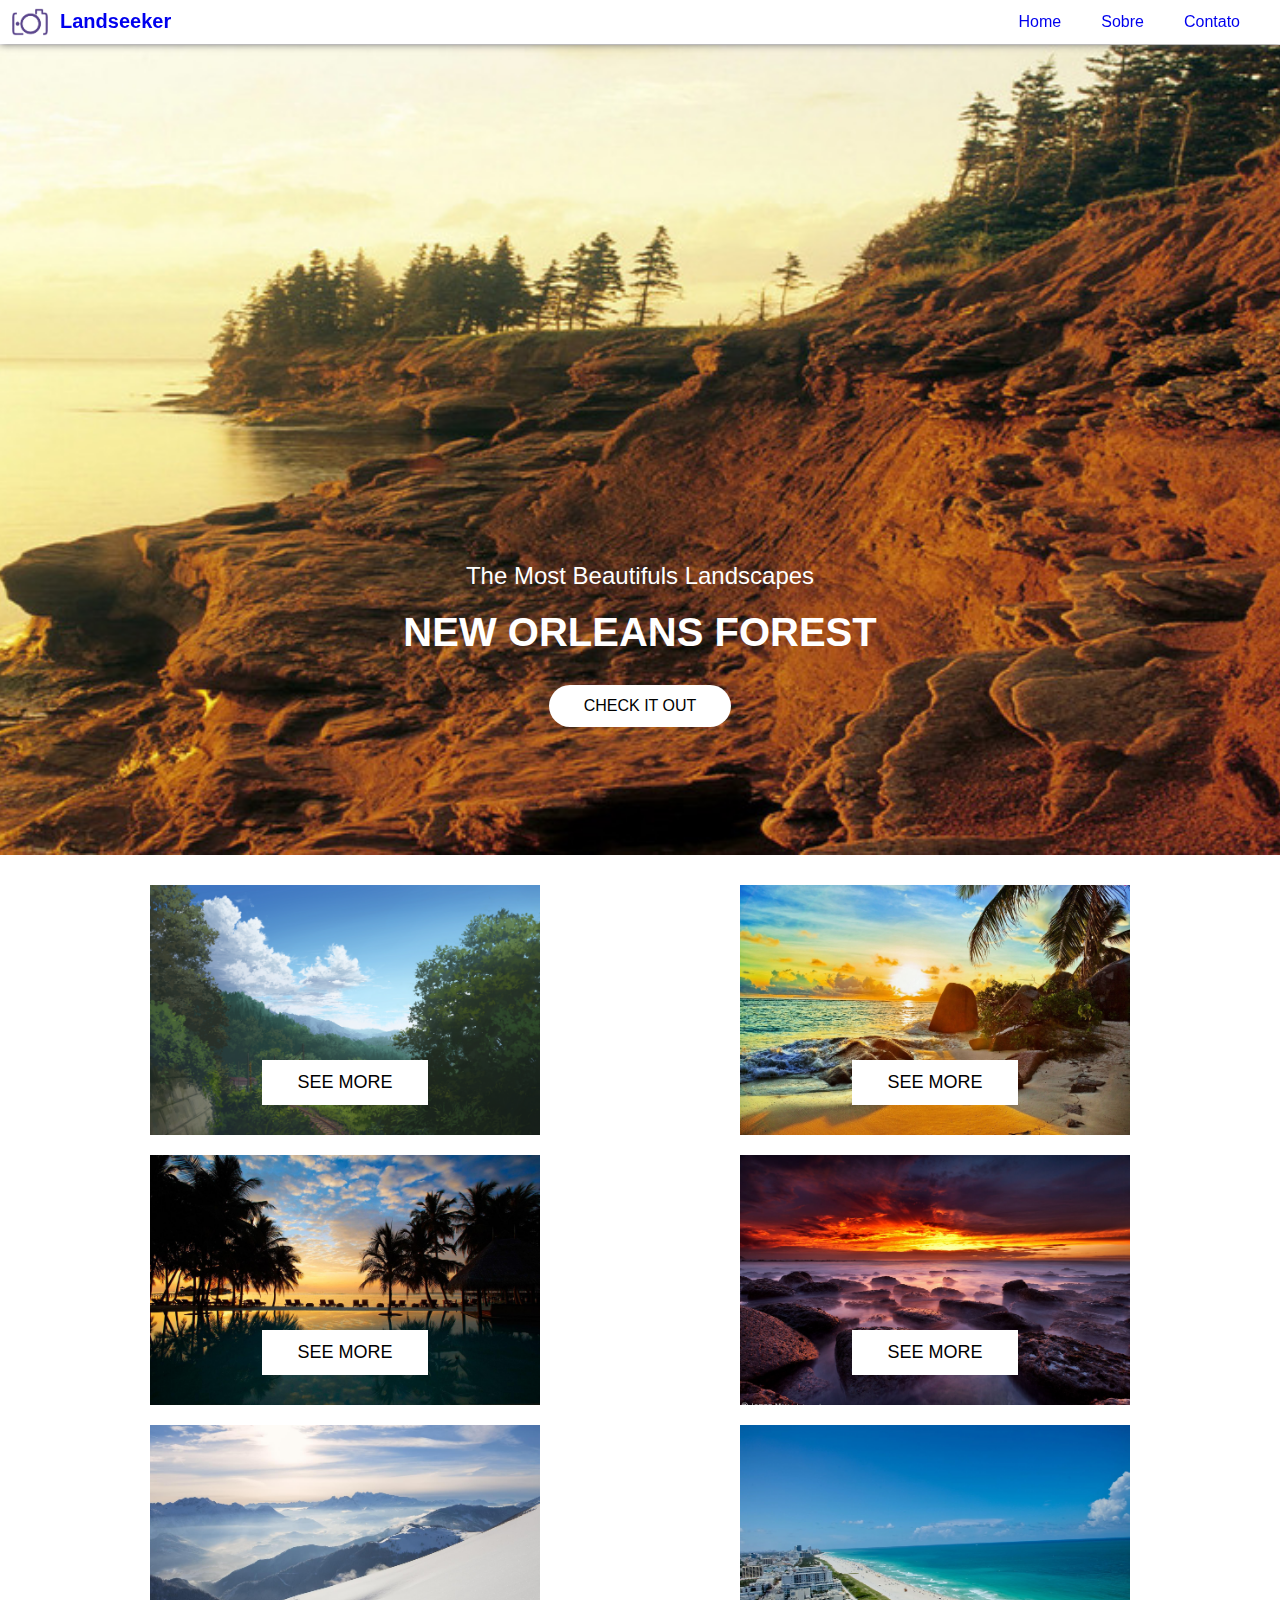
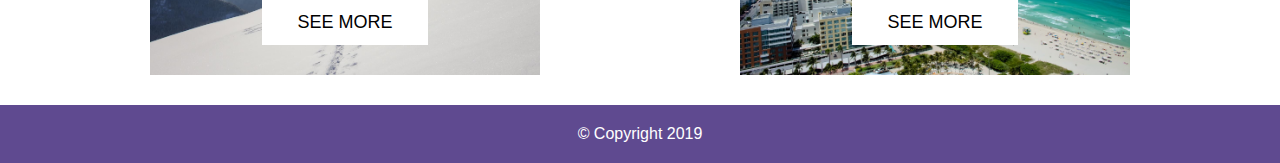
<file: index.html>
<!-- templateFS6 https://thomazstaziak.github.io/Template-HTML5/ -->
<!DOCTYPE html>
<html lang="pt-br">
<head>
    <meta charset="UTF-8">
    <meta name="viewport" content="width=device-width, initial-scale=1.0">
    <meta http-equiv="X-UA-Compatible" content="ie=edge">
    <title>Home</title>
    <link rel="stylesheet" href="css/style.css"/>
</head>
<body>
    <header>
        <div>
            <a href="index.html">
                <img src="img/logo-seeker.png" alt="logo do Landseeker" />
                <h3>Landseeker</h3>
            </a>
        </div>
    
        <nav>
            <ul>
                <a href="index.html"><li>Home</li></a>
                <a href="sobre.html"><li>Sobre</li></a>
                <a href="contact.html"><li>Contato</li></a>
            </ul>
            <img src="img/menu-hamburguer.png" alt="">
        </nav>
    </header>
    
    <main>
        <section class="banner">
            <h1>The Most Beautifuls Landscapes</h1>
            <h2>NEW ORLEANS FOREST</h2>
            <button>CHECK IT OUT</button>
        </section>
        <section class="index-products">
            <div class="product" id="product-1">
                <button >SEE MORE</button>  
            </div>
            <div class="product" id="product-2">
                <button >SEE MORE</button>  
            </div>
            <div class="product" id="product-3">
                <button >SEE MORE</button>  
            </div>
            <div class="product" id="product-4">
                <button >SEE MORE</button>  
            </div>
            <div class="product" id="product-5">
                <button >SEE MORE</button>  
            </div>
            <div class="product" id="product-6">
                <button >SEE MORE</button>  
            </div>
             
        </section>
    </main>
    
    <footer>
      &copy; Copyright 2019
    </footer>
</body>
</html>
</file>
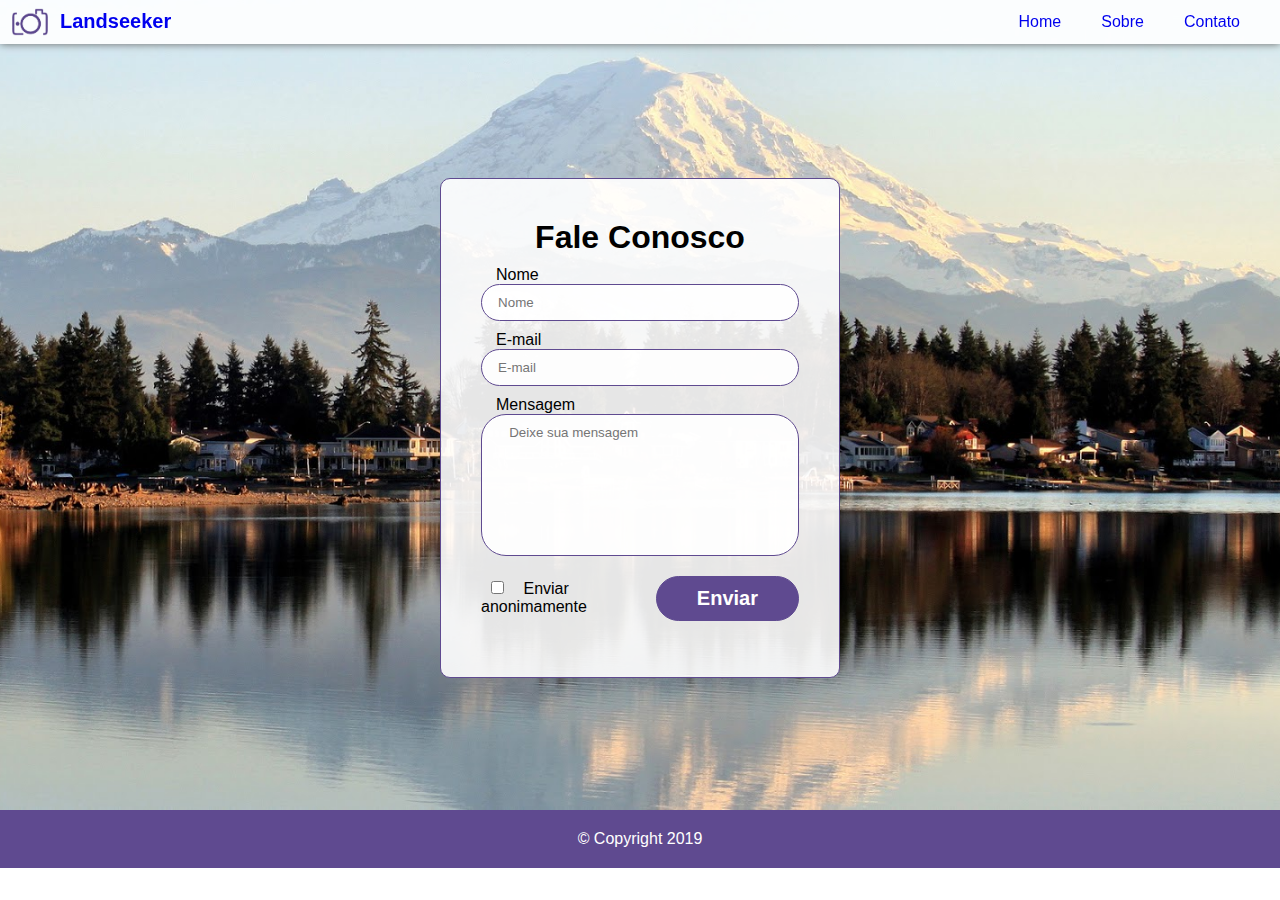
<file: contact.html>
<!DOCTYPE html>
<html lang="pt-br">
  <head>
    <meta charset="UTF-8" />
    <meta name="viewport" content="width=device-width, initial-scale=1.0" />
    <meta http-equiv="X-UA-Compatible" content="ie=edge" />
    <title>Contato</title>
    <link rel="stylesheet" href="css/style.css" />
  </head>

  <body>
    <header>
        <div>
            <a href="index.html">
                <img src="img/logo-seeker.png" alt="logo do Landseeker" />
                <h3>Landseeker</h3>
            </a>
        </div>
    
        <nav>
            <ul>
                <a href="index.html"><li>Home</li></a>
                <a href="sobre.html"><li>Sobre</li></a>
                <a href="contact.html"><li>Contato</li></a>
            </ul>
        </nav>
    </header>

    <main class="form-container">
      <form action="" method="post">
        <h1>Fale Conosco</h1>
        <label for="nome"> Nome </label>
        <input id="nome" type="text" name="nome" value="" required placeholder="   Nome">
        <label for="email"> E-mail</label>
        <input id="email" type="email" name="email" value="" required placeholder="   E-mail">
        <label for="mensagem">Mensagem</label>
        <textarea id="mensagem" name="mensagem" id="" cols="40" rows="8" required
          placeholder="      Deixe sua mensagem"></textarea>
        <div class="form-last-line">
          <div>
            <input type="checkbox" name="anonimo" value="">
            <label for="anonimo">Enviar anonimamente</label>
          </div>
          <button type="submit">Enviar</button>
        </div>
      </form>
    </main>

    <footer>
        &copy; Copyright 2019
    </footer>

  </body>
</html>
</file>
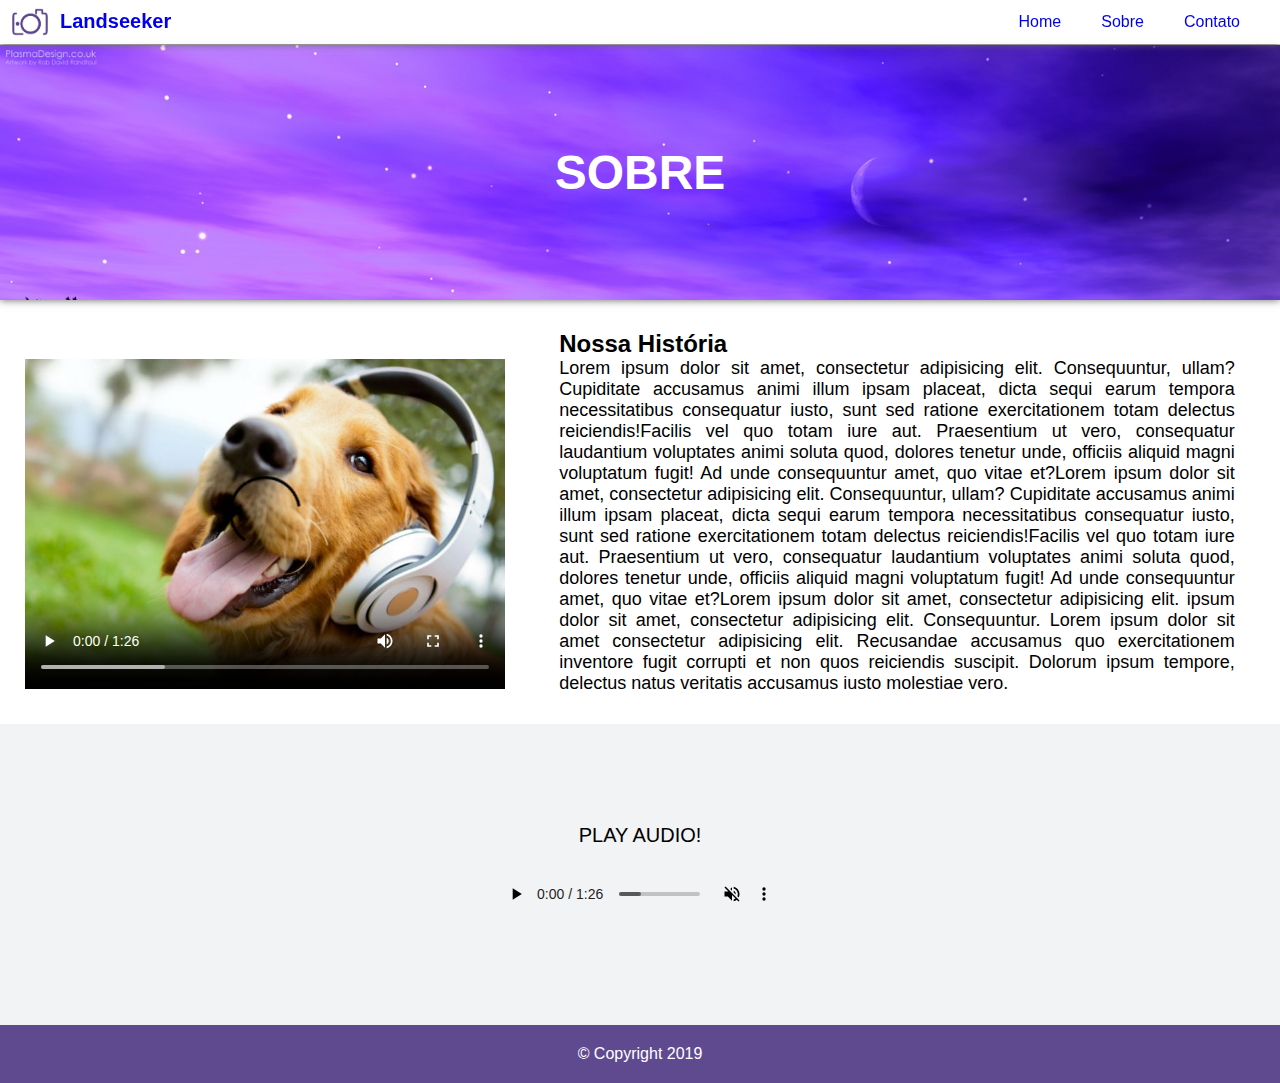
<file: sobre.html>
<!DOCTYPE html>
<html lang="pt-br">
  <head>
    <meta charset="UTF-8" />
    <meta name="viewport" content="width=device-width, initial-scale=1.0" />
    <meta http-equiv="X-UA-Compatible" content="ie=edge" />
    <title>Sobre</title>
    <link rel="stylesheet" href="css/style.css" />
  </head>

  <body>
    <header>
        <div>
            <a href="index.html">
                <img src="img/logo-seeker.png" alt="logo do Landseeker" />
                <h3>Landseeker</h3>
            </a>
        </div>
    
        <nav>
            <ul>
                <a href="index.html"><li>Home</li></a>
                <a href="sobre.html"><li>Sobre</li></a>
                <a href="contact.html"><li>Contato</li></a>
            </ul>
        </nav>
    </header>

    <main>
      <h1 id="sobre">Sobre</h1>

      <section class="section-central">  <!-- se for escalar o site fica mais fácil -->
        <video width="480" controls poster="img/cachorro.jpg">
          <source src="videos/video-short.mp4" type="video/mp4" />
          <p>Seu navegador não tem suporte para esse vídeo</p>
        </video>
        <article class="conteudo-principal"> 
          <h2>Nossa História</h2>
          <p>
            Lorem ipsum dolor sit amet, consectetur adipisicing elit. Consequuntur, ullam? Cupiditate accusamus animi illum ipsam placeat, dicta sequi earum tempora necessitatibus consequatur iusto, sunt sed ratione exercitationem totam delectus reiciendis!Facilis vel quo totam iure aut. Praesentium ut vero, consequatur laudantium voluptates animi soluta quod, dolores tenetur unde, officiis aliquid magni voluptatum fugit! Ad unde consequuntur amet, quo vitae et?Lorem ipsum dolor sit amet, consectetur adipisicing elit. Consequuntur, ullam? Cupiditate accusamus animi illum ipsam placeat, dicta sequi earum tempora necessitatibus consequatur iusto, sunt sed ratione exercitationem totam delectus reiciendis!Facilis vel quo totam iure aut. Praesentium ut vero, consequatur laudantium voluptates animi soluta quod, dolores tenetur unde, officiis aliquid magni voluptatum fugit! Ad unde consequuntur amet, quo vitae et?Lorem ipsum dolor sit amet, consectetur adipisicing elit. ipsum dolor sit amet, consectetur adipisicing elit. Consequuntur.
            Lorem ipsum dolor sit amet consectetur adipisicing elit. Recusandae accusamus quo exercitationem inventore fugit corrupti et non quos reiciendis suscipit. Dolorum ipsum tempore, delectus natus veritatis accusamus iusto molestiae vero.
          </p>
        </article>
      </section>

      <section id="section-audio">
        <p class="destaque">Play Audio!</p>
        <audio width="480" controls loop muted>
          <source src="videos/video-short.mp4" type="audio/mp3" />
          <p>Seu navegador não é compatível com áudio html5</p>
        </audio>
      </section>
    </main>

    <footer>
      &copy; Copyright 2019
    </footer>
  </body>
</html>
</file>
<file: css/style.css>
* {
    box-sizing: border-box;
    font-family: Arial, Helvetica, sans-serif;
    margin:0;
    padding: 0;
}

/* ~ HEADER ~ */

header {
    display: flex;
    justify-content: space-between;
    align-items: center;
    box-shadow: 0 0 8px 0 #676565;
    position: fixed;
    z-index: 99;
    width:100vw;
    background-color: rgba(255, 255, 255, 0.9);
}

header div a, header nav, header nav ul {
    display:flex;
    align-items: center;
}

header nav a {
    padding-right: 40px;
}

header nav img {
    width:50px;
    display:none;
}

header div img {
    width:60px;
}

header li {
    list-style-type: none;
}

a {
    text-decoration: none;
}

header h3 {
    font-size: 20px;
}

/* para descer todo o main para não ficar embaixo do header que está com position fixed*/
main {
    padding-top: 45px;
}


/* PÁGINA ~ HOME ~*/

.banner {
    background-image: url(../img/index-banner.jpg);
    background-position: center;
    background-size: cover;
    height: 90vh;
    width: 100vw;
    color: white;
    display:flex;
    flex-direction: column;
    align-items: center;
    justify-content: flex-end; 
}

.banner h1 {
    font-size: 1.5em;
    font-weight: lighter;
}

.banner h2 {
    font-size: 2.5em;
    margin-top:20px;
    margin-bottom: 30px;
    text-align: center;
}

.banner button {
    margin-bottom: 10%;
    padding: 12px 35px;
    background-color: white;
    border-radius: 50px;
    font-weight: 400;
    font-size: 1em;
    border: none;
}

.banner button:hover, .product button:hover{
    background-color: #5f4a90;
    color:white;
    cursor: pointer;
    transition: all 0.2s ease-in-out;
}

.index-products {
    display: flex;
    height: 100%;
    margin: 20px 50px;
    flex-wrap: wrap;
    justify-content: space-around;
}

.product {
    width: 390px;
    height: 250px;
    margin: 10px;
    background-color: bisque;
    background-position:center;
    background-size:cover;
    display: flex;
    justify-content: center;
    align-items: flex-end;
}

.product button {
    margin-bottom: 30px;
    padding: 12px 35px;
    background-color: white;
    font-weight: 400;
    font-size: 18px;
    border: none;
}

#product-1 {
    background-image: url(../img/product-1.png);
}
#product-2 {
    background-image: url(../img/product-2.jpg);
}
#product-3 {
    background-image: url(../img/product-3.jpg);
}
#product-4 {
    background-image: url(../img/product-4.jpg);
}
#product-5 {
    background-image: url(../img/product-5.jpg);
}
#product-6 {
    background-image: url(../img/product-6.jpg);
}



/* CONTEÚDO DA PÁGINA ~ SOBRE ~*/

p {
    font-size: 18px;
}

#sobre {
    background-image: url('../img/about-banner.jpg');
    background-size: cover; 
    background-position: top;
    color: #fff;
    font-size: 48px;
    text-align: center;
    text-transform: uppercase;
    padding: 100px;
    margin: 0;
    box-shadow: 0 0 8px 0 #676565;
}

.destaque {
    text-transform: uppercase;
    font-size: 20px;
    font-weight: 500;
    margin-bottom: 20px;
}

.section-central {
    padding: 30px 25px;
}

.section-central video {
    width: 39%;
}

.conteudo-principal {
    display: inline-block;
    width: 59%;
    text-align: justify;
    padding-left: 50px;
}

#section-audio {
    text-align: center;
    background-color: #f1f3f4;
    padding: 100px;
}

/* ~ CONTATO - FORMULÁRIO ~ */

/*Container Pai do Formulário*/
main.form-container{
    display:flex;
    justify-content: center;
    align-items: center;
    height: 90vh;
    background-image: url(../img/contact-bck.jpg);
    background-position: top;
    background-size: cover;
}

/*Formulário em Si*/
.form-container form {
    display:flex;
    flex-direction: column;
    /* justify-content: space-between; */
    width: 400px; 
    height: 500px;
    background-color: rgba(255, 255, 255, 0.9);
    padding: 40px;
    border-radius:10px;
    border:1px solid #5f4a90;
}

.form-last-line {
    display: flex;
    justify-content: space-between;
    align-items: center;
    margin-top:20px;
}

.form-last-line input {
    margin-left:10px;
}

/*Formulário - Configurações de Estilo*/
.form-container h1 {
    align-self: center;
}

.form-container input, textarea {
    padding:10px 5px;
    border-radius: 25px;
    border:1px solid #5f4a90;
    background-color: rgba(255, 255, 255, 0.9);
}

.form-container label {
    margin: 10px 0 0 15px;
}

.form-container button {
    color:white;
    font-weight: bold;
    font-size: 20px;
    background-color: #5f4a90;
    border:1px solid #5f4a90;
    border-radius: 25px;
    padding: 10px 40px;
}

textarea {
    resize:none;
}

/*FOOTER*/

footer {
    text-align: center;
    color: white;
    background-color: #5f4a90;
    padding: 20px;
    
}

/*MEDIAS-QUERY*/

@media(max-width:540px) {
    body {
        font-size:13px;
    }
    header nav img {
        display: flex;
    }
    header nav ul {
        display:none;
    }
}

@media(max-width:960px) {
    
}
</file>
